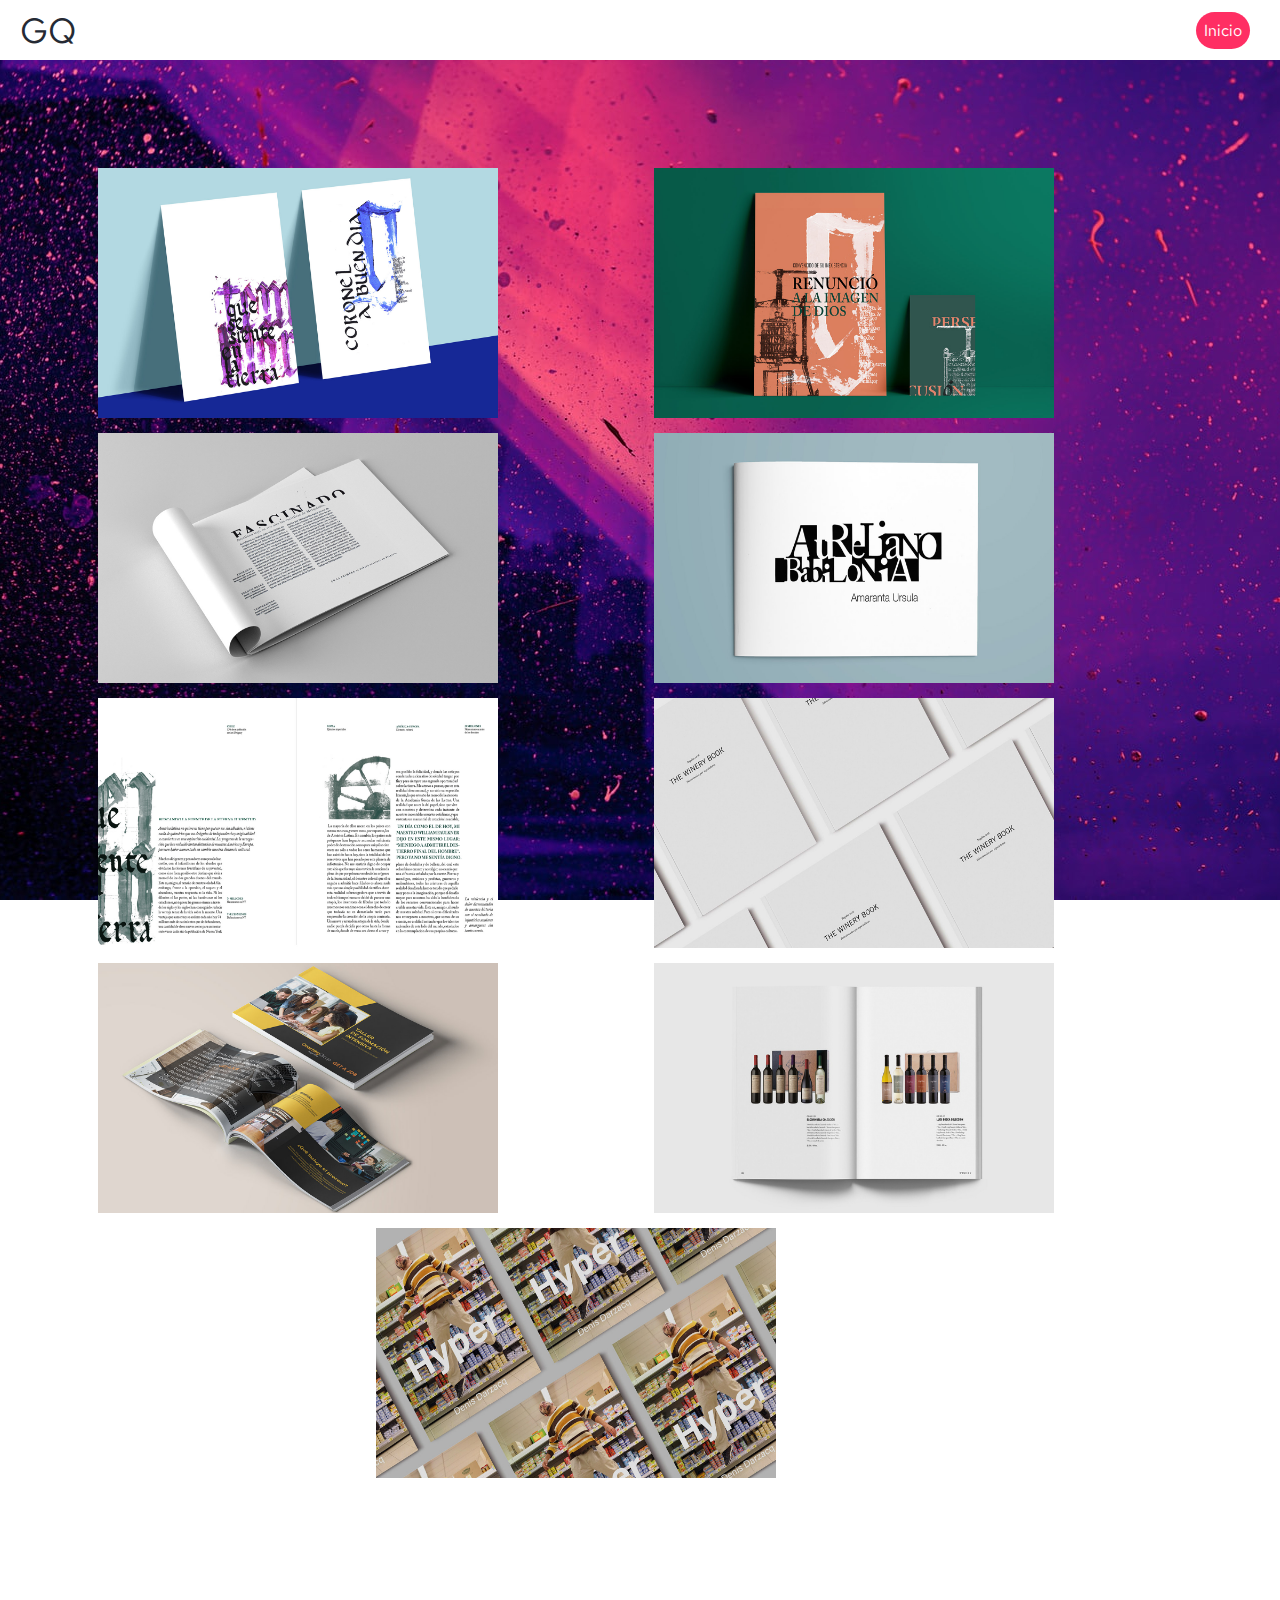
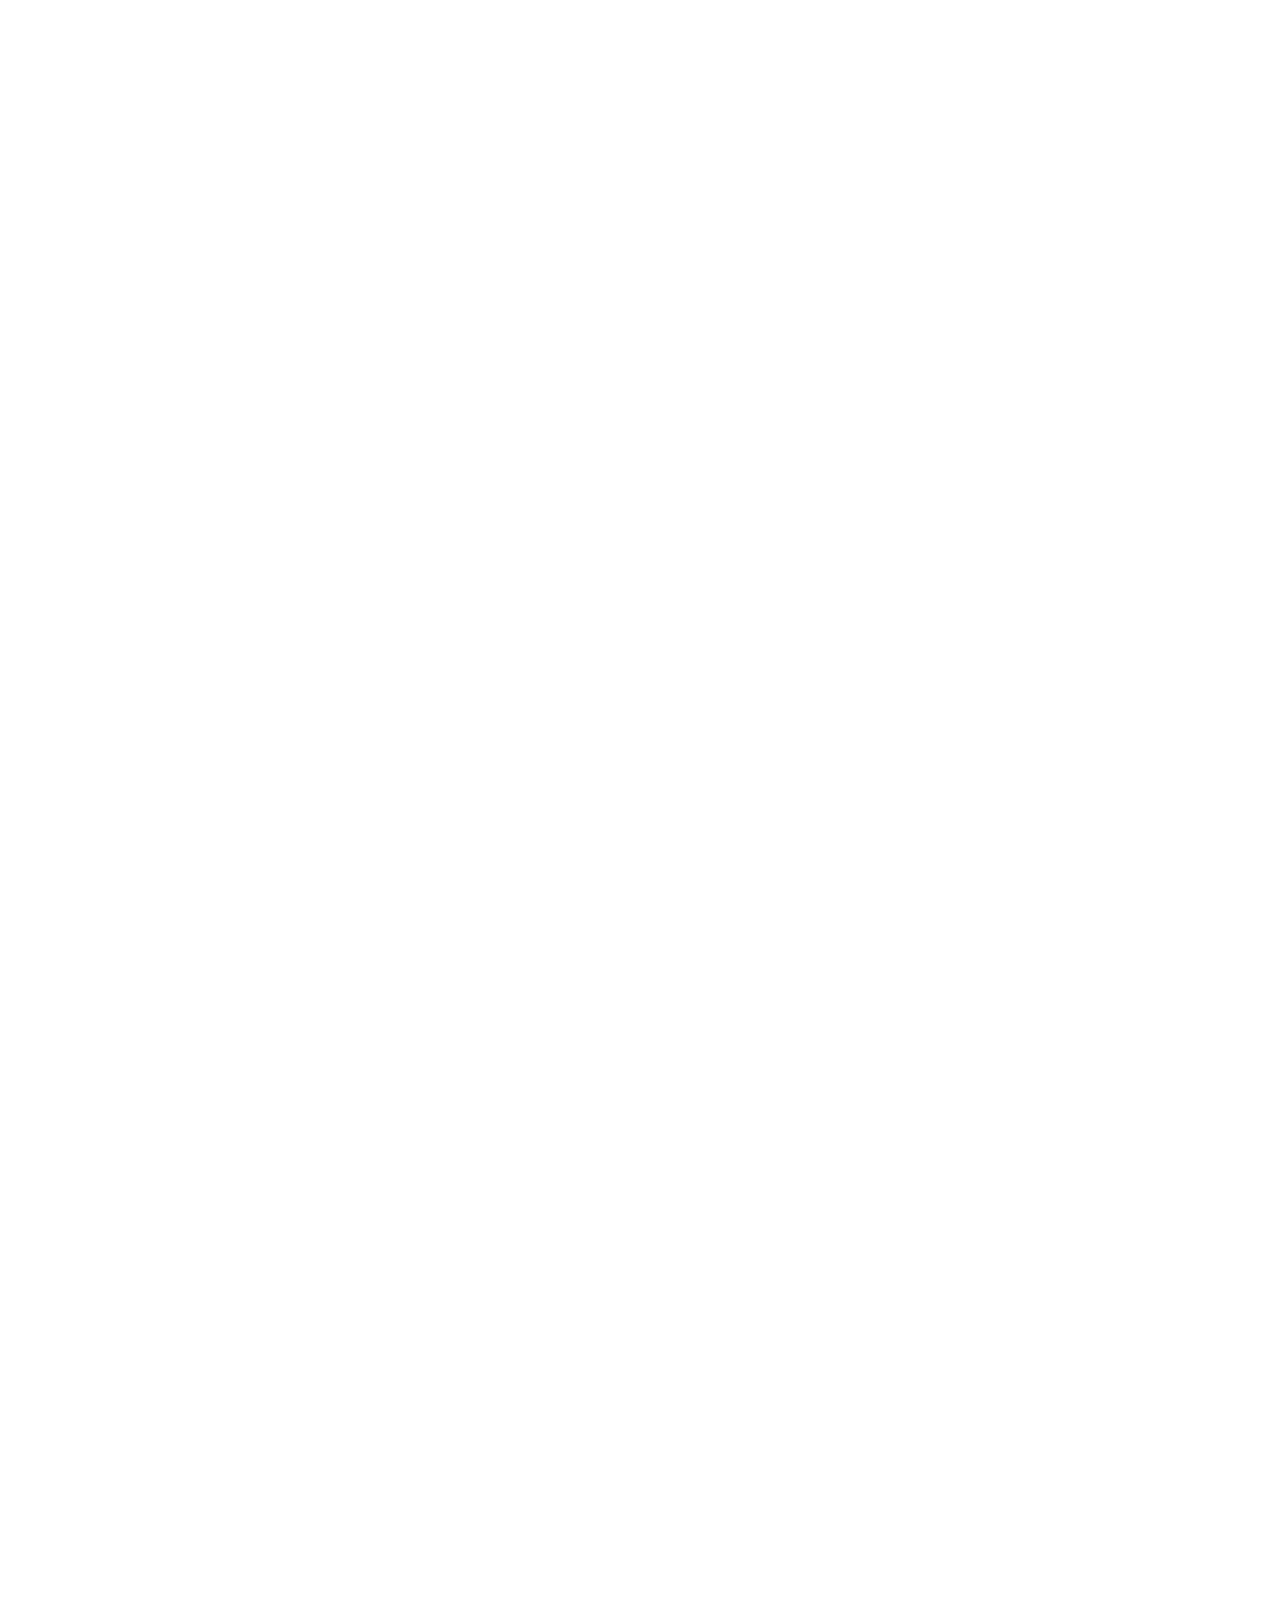
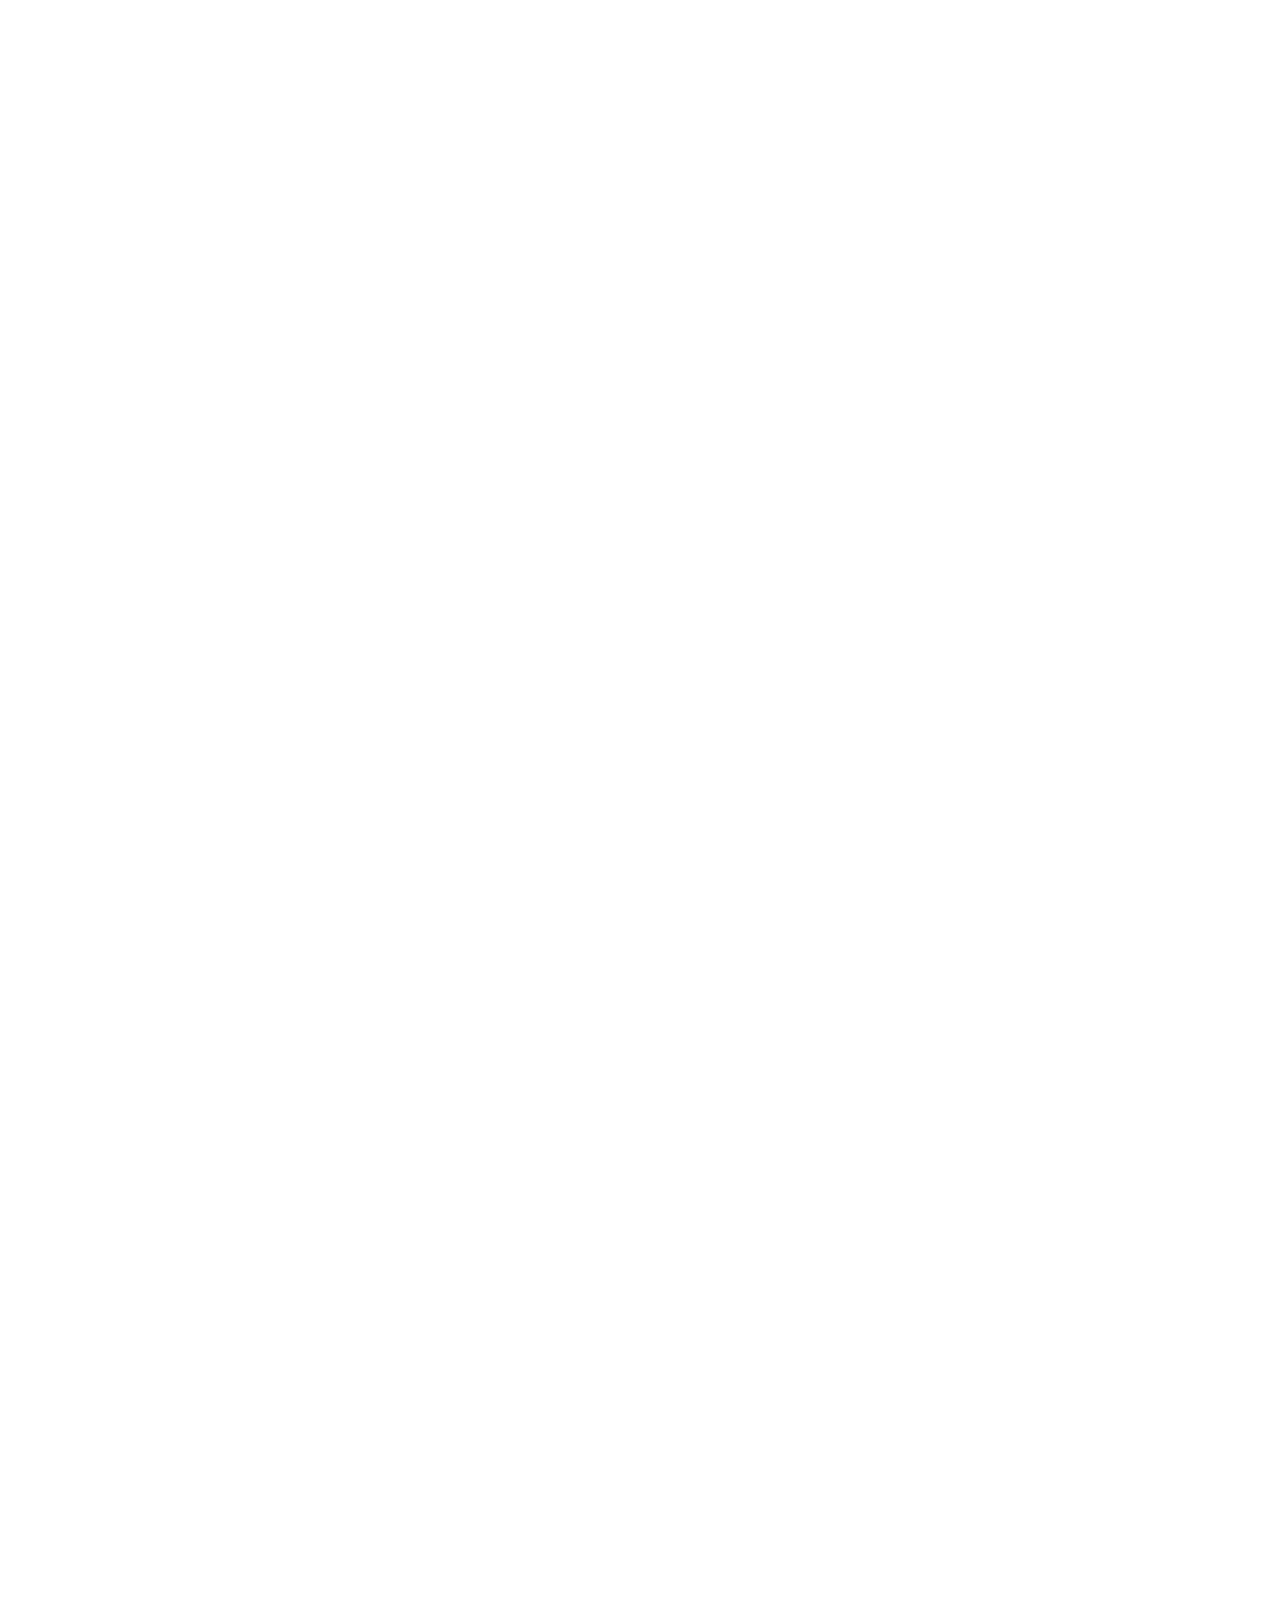
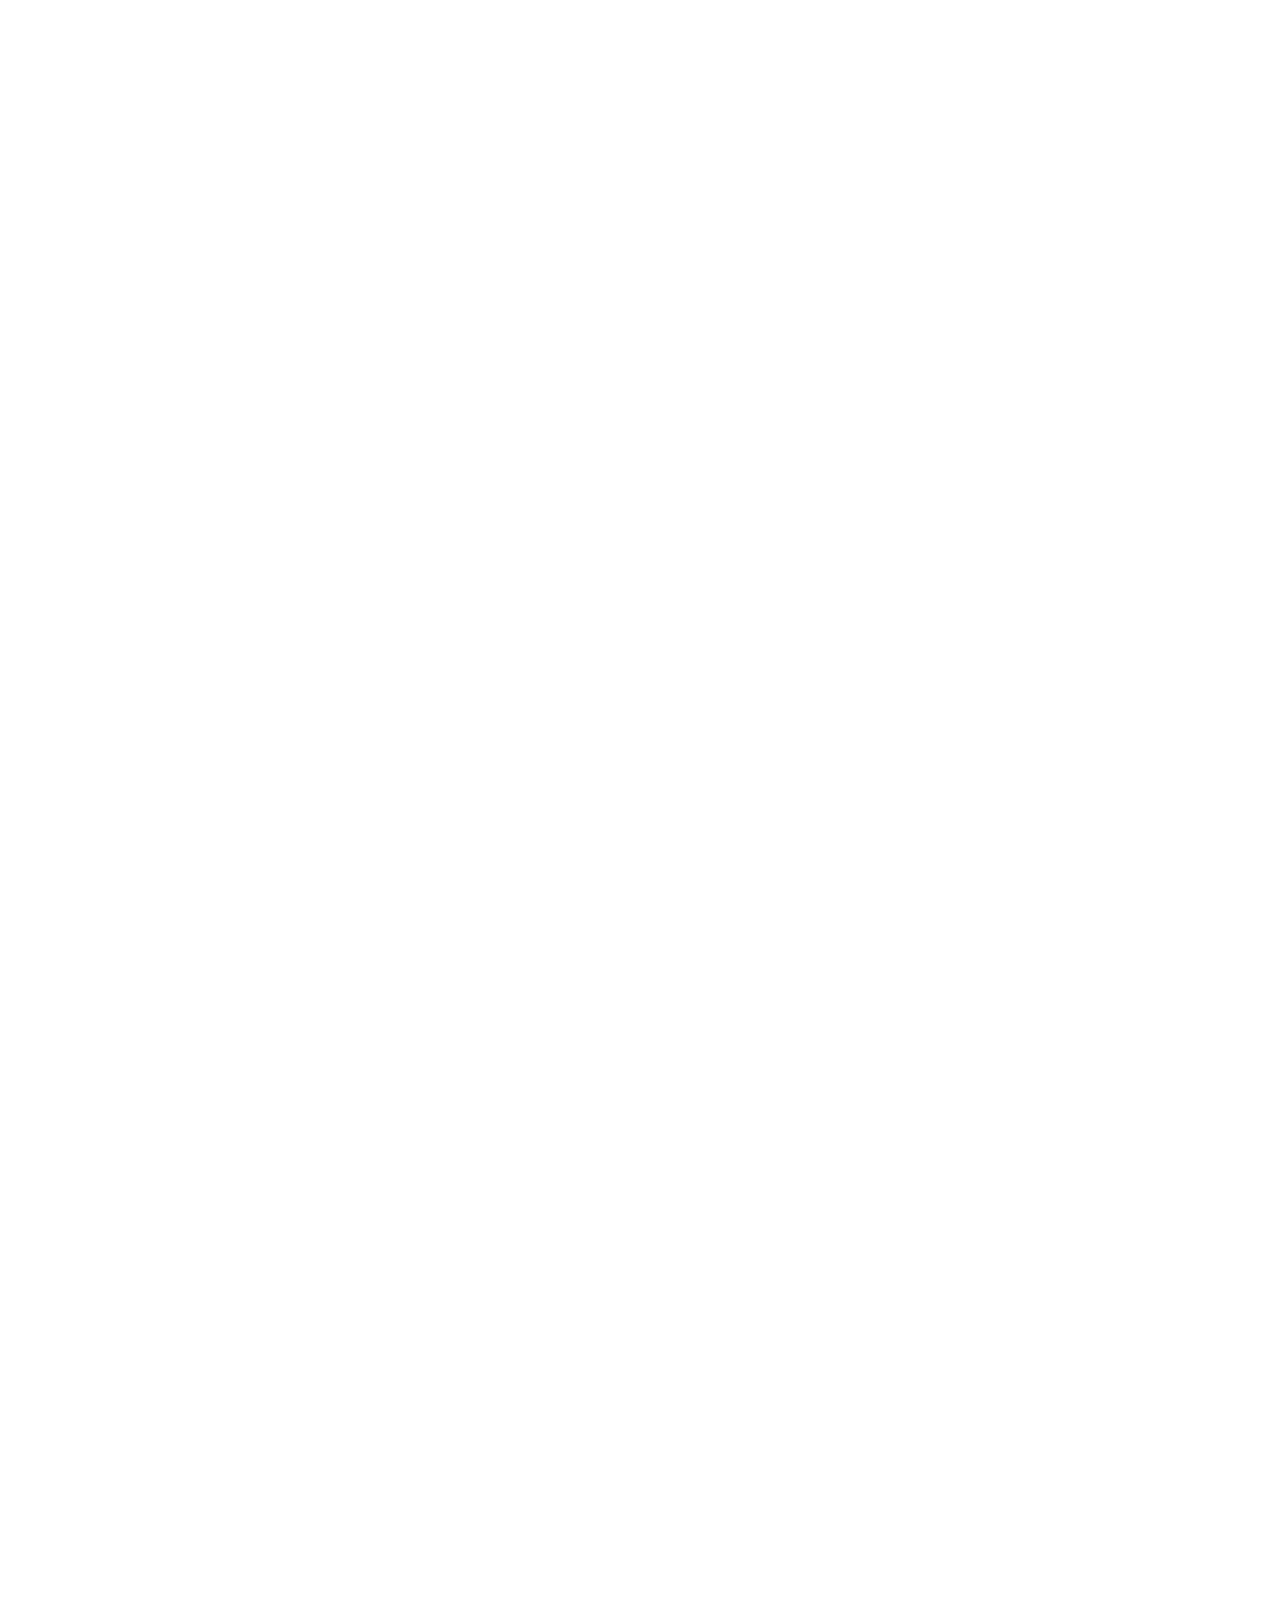
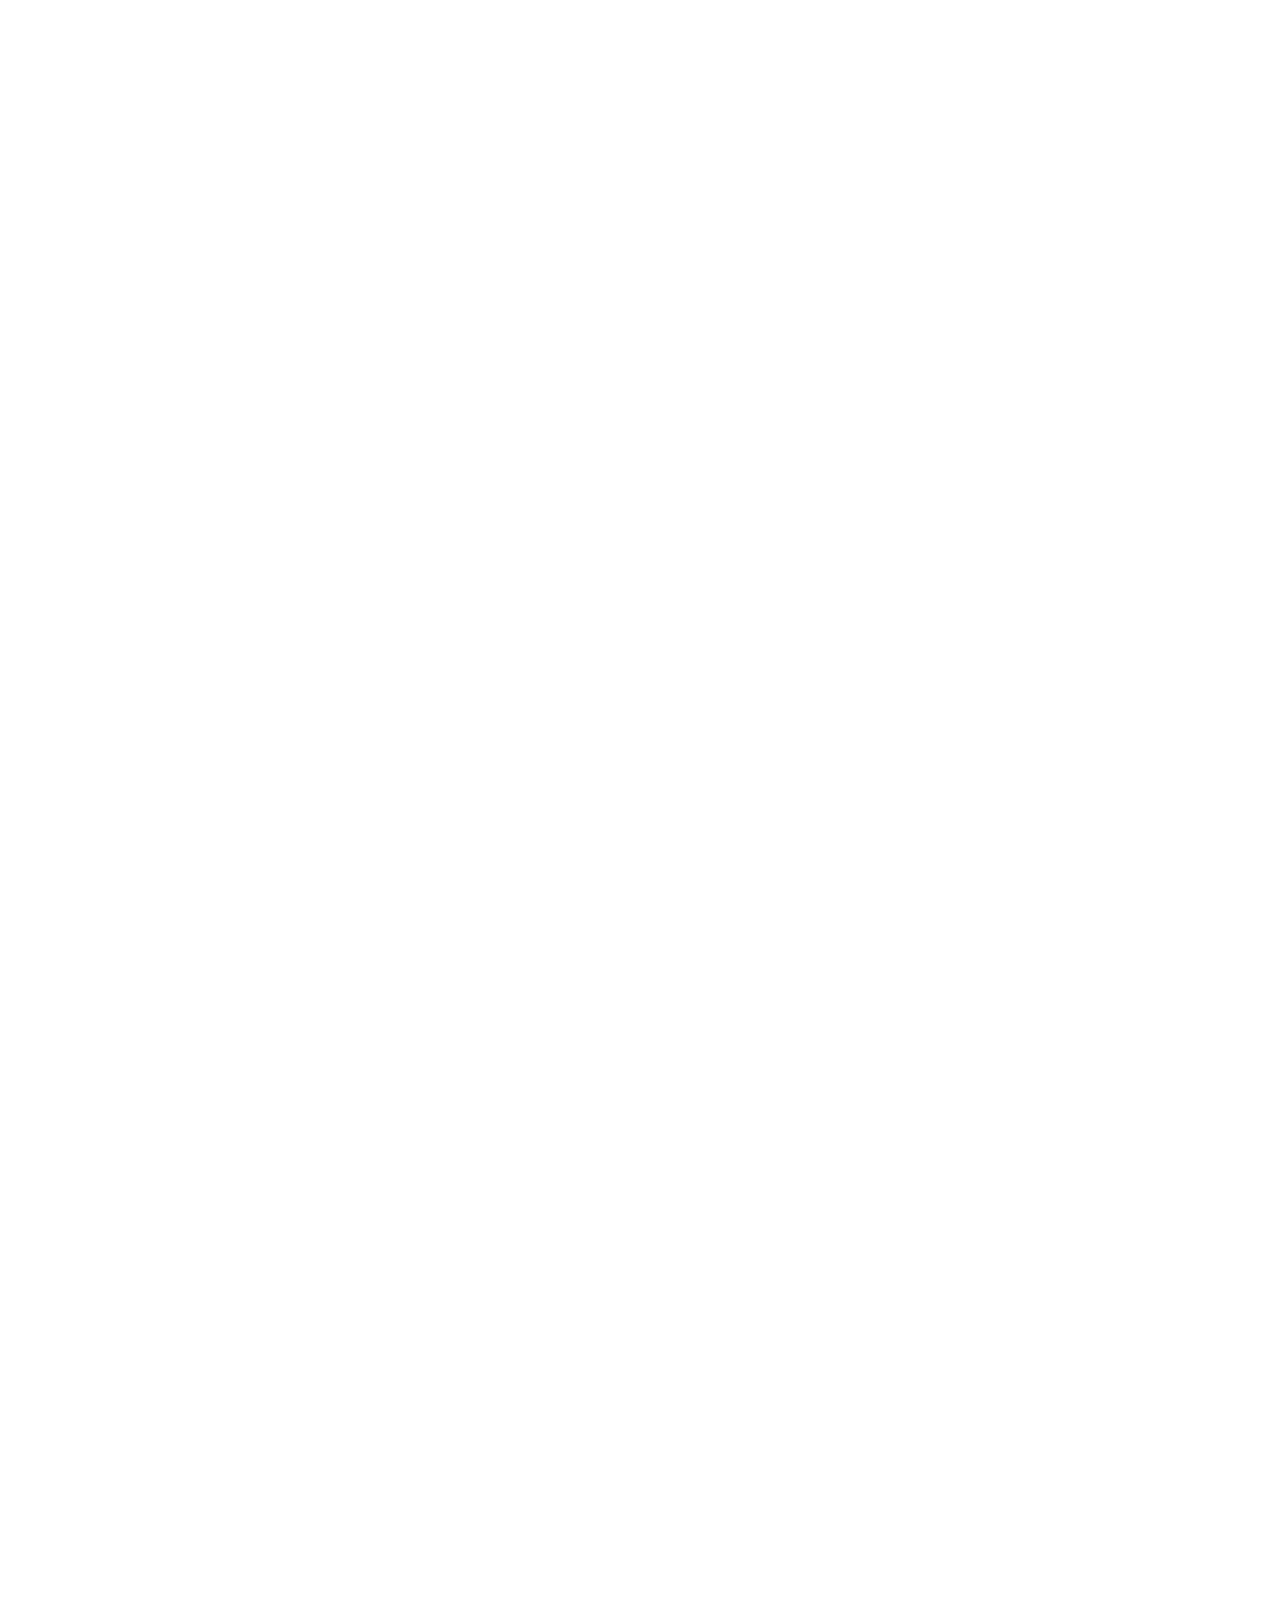
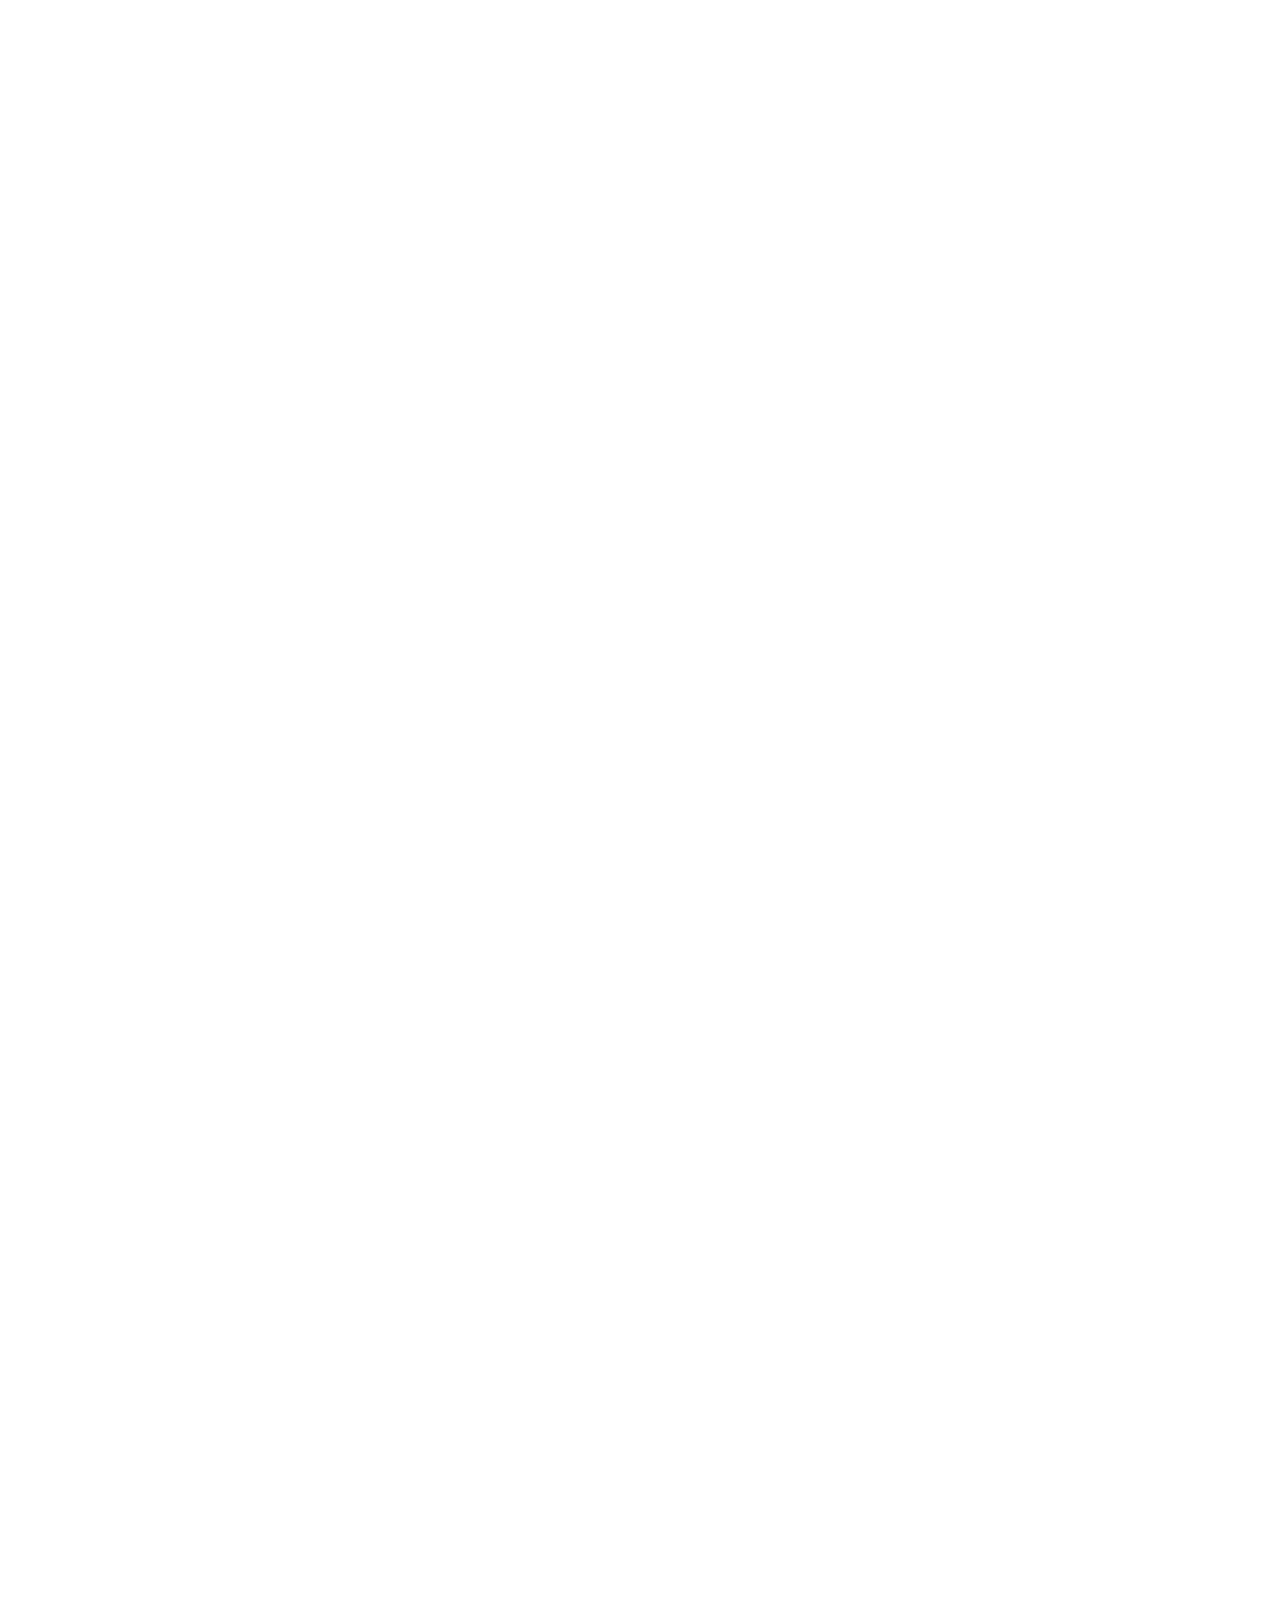
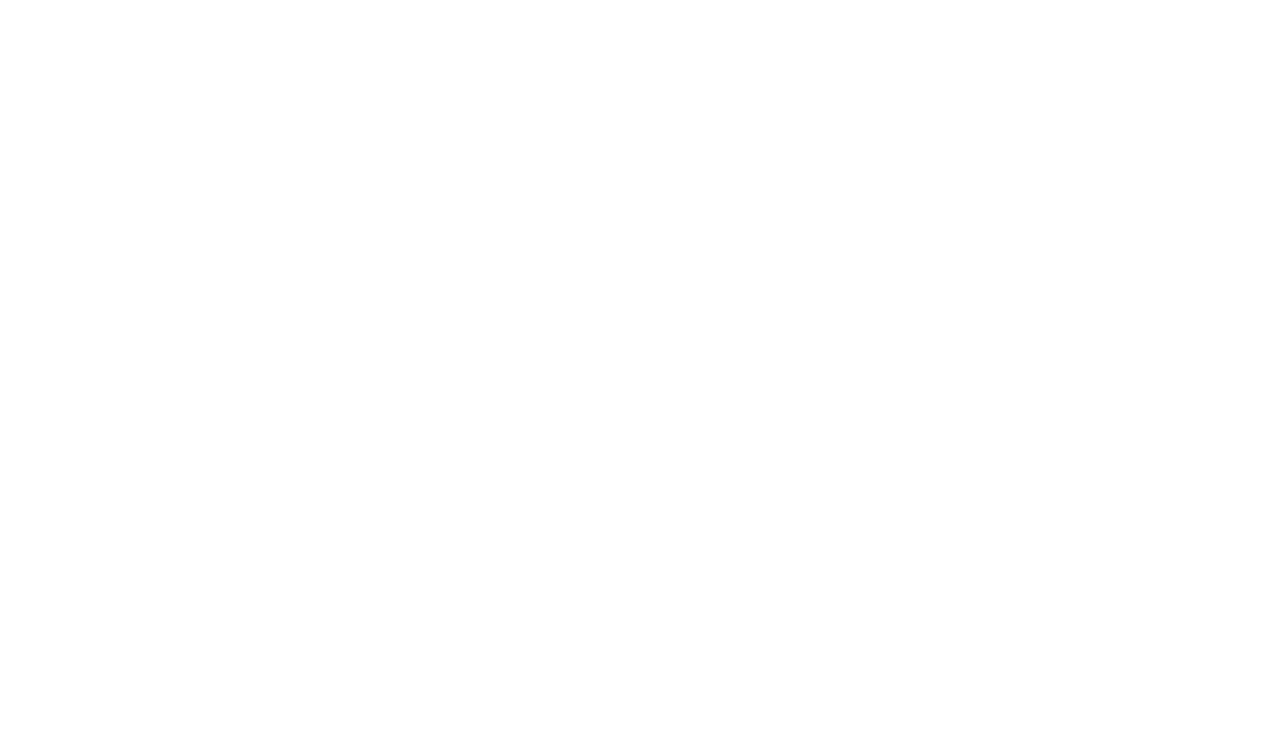
<file: galeria.html>
<!doctype html>
<html>
<head>
<meta charset="utf-8">
<title>GALERIA</title>
	
	<link href="https://fonts.googleapis.com/css?family=Red+Hat+Text:400,500,700&display=swap" rel="stylesheet">
	<link href="css/styles.css" rel="stylesheet" type="text/css">
</head>

<body class="bodygaleria">
	
	<header id="header">
    <nav class="menu">
     <div class="logo-box">
       <h1><a href="#">GQ</a></h1>
       <span class="btn-menu"><i class="fas fa-bars"></i></span>
     </div>
     
     <div class="list-container">
        <ul class="lists">
            <li><a href="index.html" class="active">Inicio</a></li>
            
        </ul>
     </div>
    </nav>
	
	<h1 class="titulo"><a href="">Mis proyectos</a></h1>
	<div class="galeria">
	<li><a href="#img1"><img src="img/misproyectos/theme-1.png" alt=""></a></li>
	<li><a href="#img2"><img src="img/misproyectos/theme-2.png" alt=""></a></li>
	<li><a href="#img3"><img src="img/misproyectos/theme-3.png" alt=""></a></li>
	<li><a href="#img4"><img src="img/misproyectos/theme-4.png" alt=""></a></li>	
	<li><a href="#img5"><img src="img/misproyectos/theme-5.png" alt=""></a></li>
	<li><a href="#img6"><img src="img/misproyectos/theme-6.png" alt=""></a></li>
	<li><a href="#img7"><img src="img/misproyectos/theme-7.png" alt=""></a></li>	
	<li><a href="#img8"><img src="img/misproyectos/theme-8.png" alt=""></a></li>
	<li><a href="#img9"><img src="img/misproyectos/theme-9.png" alt=""></a></li>	
	</div>
	
	<div class="modal"id="img1">
	<h3> Composición tipográfica 1</h3>	
		<div class="imagen">
		<a href="#img9"> < </a>
		<a href="#img2"><img src="img/misproyectos/theme-1.png" alt=""></a>
		<a href="#img2"> > </a>
		</div>
		<a href="" class="cerrar"> X </a>	
	</div>
		
		<div class="modal"id="img2">
	<h3> Composición tipográfica 2</h3>	
		<div class="imagen">
		<a href="#img1"> < </a>
		<a href="#img3"><img src="img/misproyectos/theme-2.png" alt=""></a>
		<a href="#img3"> > </a>
		</div>
		<a href="" class="cerrar"> X </a>	
	</div>
			
		<div class="modal"id="img3">
	<h3> Revista Aureliano </h3>	
		<div class="imagen">
		<a href="#img2"> < </a>
		<a href="#img4"><img src="img/misproyectos/theme-3.png" alt=""></a>
		<a href="#img4"> > </a>
		</div>
		<a href="" class="cerrar"> X </a>	
	</div>
				
		<div class="modal"id="img4">
	<h3> Revista Aureliano 2</h3>	
		<div class="imagen">
		<a href="#img3"> < </a>
		<a href="#img5"><img src="img/misproyectos/theme-4.png" alt=""></a>
		<a href="#img5"> > </a>
		</div>
		<a href="" class="cerrar"> X </a>	
	</div>
			
		<div class="modal"id="img5">
	<h3> Composición tipográfica 4</h3>	
		<div class="imagen">
		<a href="#img4"> < </a>
		<a href="#img6"><img src="img/misproyectos/theme-5.png" alt=""></a>
		<a href="#img6"> > </a>
		</div>
		<a href="" class="cerrar"> X </a>	
	</div>
			
	<div class="modal"id="img6">
	<h3>The Winery Book</h3>	
		<div class="imagen">
		<a href="#img5"> < </a>
		<a href="#img7"><img src="img/misproyectos/theme-6.png" alt=""></a>
		<a href="#img7"> > </a>
		</div>
		<a href="" class="cerrar"> X </a>	
	</div>
		
	<div class="modal"id="img7">
	<h3> Get a job!</h3>	
		<div class="imagen">
		<a href="#img6"> < </a>
		<a href="#img8"><img src="img/misproyectos/theme-7.png" alt=""></a>
		<a href="#img8"> > </a>
		</div>
		<a href="" class="cerrar"> X </a>	
	</div>
	
	<div class="modal"id="img8">
	<h3> Winery book 2</h3>	
		<div class="imagen">
		<a href="#img7"> < </a>
		<a href="#img9"><img src="img/misproyectos/theme-8.png" alt=""></a>
		<a href="#img9"> > </a>
		</div>
		<a href="" class="cerrar"> X </a>	
	</div>
		
	<div class="modal"id="img9">
	<h3> Revista Hype </h3>	
		<div class="imagen">
		<a href="#img8"> < </a>
		<a href="#img1"><img src="img/misproyectos/theme-9.png" alt=""></a>
		<a href="#img1"> > </a>
		</div>
		<a href="" class="cerrar"> X </a>	
	</div>
</body>
</html>
</file>
<file: css/styles.css>
:root{
   --red:#ff2e63;
   --black:#252a34;
   --blue:#08d9d6;
   --white:#eaeaea;
   --title:35px;
   --text:19px;
}

*{
    margin:0;
    padding: 0;
    box-sizing: border-box;
}
body{
    background: #ffff;
    overflow-x: hidden;
    font-family: 'Red Hat Text', sans-serif;
}
.go-top{
    position: fixed;
    bottom: 100px;
    right: -100%;
    width: 50px;
    height: 50px;
    background: #fff;
    border:2px solid var(--red);
    display: flex;
    justify-content: center;
    align-items: center;
    cursor: pointer;
    z-index: 1000;
    transition: 0.5s;
}
.go-top:hover{
    background: var(--red);
    color:#fff;
    border: 2px solid var(--white);
}
.go-top:hover span{color:var(--white);}

.go-top > span{
   font-size: 30px;
   color: var(--black);
}


/** Skew **/
.skew-abajo{
    position: absolute;
	bottom: 0;
	left: 0;
	border-width: 0 0 10vh 100vw;
	border-style: solid;
	border-color: transparent transparent #fff transparent;
}
.skew-arriba{
    position: absolute;
	top: 0;
	left: 0;
	border-width: 10vh 100vw 0 0;
	border-style: solid;
	border-color: #fff transparent transparent transparent;
	z-index: 10;
}

/** Navegation Menu **/
#header{
    position: relative;
    width: 100%;
}
.menu{
    position: fixed;
    top:0;
    left: 0;
    width: 100%;
    height: 60px;
    background: #fff;;

    display: flex;
    justify-content: space-between;
    align-items: center;
    z-index: 9999;
}
.menu .logo-box{margin-left: 20px;}
.menu .logo-box h1 a{
    text-decoration: none;
    font-size: var(--title);
    font-weight: 400;
    color:var(--black);
}
.menu .list-container{margin-right: 20px;}
.menu .list-container ul{display: flex;}
.menu .list-container ul li{list-style: none;}
.menu .list-container ul li a{
    text-decoration: none;
    margin: 0px 10px;
    padding:8px;
    color: var(--black);
    border-radius: 24px;
    transition: 0.3s;
    font-size: 16px;
}
.menu .list-container ul li a.active{
    background: var(--red);
    color:#fff;
}
.menu .list-container ul li a:hover{
    background: var(--red);
    color:#fff;
}

.btn-menu > .fa-bars{
    display: none;
}

@media only screen and (max-width:900px){
    .btn-menu > .fa-bars{
        display: block;
        position:absolute;
        right: 30px;
        top: 20px;
        font-size: 28px;
        color: var(--black);
        transition: 0.5s;
        cursor: pointer;
    }
    .btn-menu > .fa-times{color: var(--red);}
    .btn-menu > .fa-bars:hover{color:var(--red);}
    .menu .logo-box{margin-left: 30px;}
    .menu .list-container{
        position: fixed;
        top:60px;
        left:-100%;
        background:#fff;
        width: 100%;
        height: calc(100vh - 60px);
    }
    .menu .list-container .lists{
        width: 100%;
        height: 100%;
        display: flex;
        justify-content: center;
        align-items: center;
        flex-direction: column;
        border-top:4px solid var(--red);
    }
    .menu .list-container ul li{
        width: 90%;
        border-bottom: 2px solid var(--black);
        display: flex;
        justify-content: center;
    }
    .menu .list-container ul li a{
        font-size: 20px;
        text-align: center;
        padding:12px 0px;
    }
    .menu .list-container ul li a.active{
        background: none;
        color:var(--red);
    }
    .menu .list-container ul li a:hover{
        background: none;
        color:var(--red);
    }
}

/** Navegation Menu **/

/** IMG Header **/
.img-header{
    position: relative;
    width: 100%;
    height: 100vh;
    background:url(../img/header.jpg);
    background-attachment: fixed;
    background-position: center;
    background-size: cover;
}
.img-header .welcome{
    position: absolute;
    top: 0;
    left: 0;
    width: 100%;
    height: 100%;
    background: rgba(0,0,0,0.6);

    display: flex;
    justify-content: center;
    align-items: center;
    flex-direction: column;
}
.img-header .welcome h1{
    font-size: 50px;
    color:#fff;
    font-weight: 200;
}
.img-header .welcome hr{
    width: 400px;
    height: 2px;
    background: #fff;
    border: none;
    margin-top: 5px;
}
.img-header .welcome p{
    font-size: 20px;
    color: #fff;
    margin-top: 20px;
}
.img-header .welcome > button{
    width: 170px;
    height: 40px;
    background: var(--red);
    border-radius: 24px;
    border:none;
    outline: none;
    font-size: 22px;
    color: #fff;
    text-align: center;
    margin-top: 20px;
    cursor: pointer;
    transition: 0.5s;
}
.img-header .welcome > button:hover{
    background:var(--blue);
}

/* estilos de la galeria*/

.bodygaleria { 
  position: relative;
  width: 100%;
  height: 100vh;
  background:url(../img/header.jpg);
  background-attachment: fixed;
  background-position: center;
  background-size: cover;
  overflow-x: hidden;
  font-family: 'Red Hat Text', sans-serif;
  margin: 0;
}

.titulo{
	color: white;
	text-align: center;
	text-decoration: none;
}

.galeria {
	width: 90%;
	margin: 100px 0;
	list-style: none;
	padding: 20px;
	box-sizing: border-box;
	display: flex;
	flex-wrap: wrap;
	justify-content: space-around;
	
}

.galeria li {
margin: 5px;	
}


.galeria img {
	width: 400px;
	height: 250px;
}

/* estilos de la modal*/

.modal {
	visibility: hidden;	
}


.modal:target {
	visibility:  visible;
	opacity: 1;
	transition: all 0.5s;
	position: fixed;
	background: rgba(0,0,0,0.8);
	top: 65px;
	left: 0;
	width: 100%;
	height: 100%;
	flex-shrink: 2;
}

.modal h3{
	color: white;
	font-size: 30px;
	text-align: center;
	margin: 15px 0;
	
}

.imagen {
	width: 100%;
	height: 50%;
	
	display: flex;
	justify-content: center;
	align-items: center;
}

.imagen a {
	color: white;
	font-size: 40px;
	text-decoration: none;
	margin: 0 10px;
}

.imagen a:nth-child(2) {
	margin: 0;
	height:100%;
	flex-shrink: 2;
}


.imagen img {
	widht: 500px;
	height: 100%;
	max-widht: 100%;
	border: 1px;
	box-sizing: border-box;
}

.cerrar {
	display: flex;
	justify-content: center;
	diplay: block;
	background: #ffff;
    color:var(--red);
	width: 25px;
	height: 25px;
	margin: 15px auto;
	text-decoration: none;
	font-size: 25px;
	border-radius: 50%;
	line-height: 25px;
}


@media only screen and (max-width:773px ){
    .img-header .welcome h1{font-size: 40px;}
    .img-header .welcome > button{width: 130px; font-size: 20px;}
}
@media only screen and (max-width:590px){
    .img-header .welcome h1{font-size: 30px;}
    .img-header .welcome hr{width: 100px;}
    .img-header .welcome p{font-size: 17px;}
    .img-header .welcome > button{width: 100px; font-size: 17px;}
}

/** Acerca de Nosotros **/
.acerca-de{
    width: 100%;
    margin-top: 120px;
}
.acerca-de .info-container{
    width: 80%;
    margin:auto;
    display: flex;
    justify-content: center;
    flex-direction: column;
}
.acerca-de .info-container h1{
    font-size: 50px;
    font-weight: 400;
    color: var(--black);
    text-align: center;
    margin-bottom: 20px;
}
.acerca-de .info-container p{
    text-align: center;
    font-size: 17px;
    color: var(--black);
    line-height: 35px;
    margin:10px 0px;
}
.acerca-de .info-container .about-gallery{
    width: 100%;
    display: flex;
    justify-content: center;
    margin: 50px 0px;
}
.acerca-de .info-container .about-gallery img{
    width: calc(33.333% - 10px);
    height: 300px;
    margin: 10px 10px;
    object-fit: cover;
    border-radius: 10px;
    cursor: pointer;
}
.acerca-de .info-container .about-more{
    width: 100%;
    display: flex;
    justify-content: center;
}
.acerca-de .info-container .about-more a{
    width: 120px;
    height: 40px;
    text-align: center;
    line-height: 40px;
    font-size: 20px;
    background: var(--red);
    border: none;
    outline: none;
    border-radius: 20px;
    color: #fff;
    cursor: pointer;
    transition: 0.5s;
}
.acerca-de .info-container .about-more button:hover{background: var(--blue);}

@media only screen and (max-width:773px){
    .acerca-de .info-container .about-gallery{flex-direction: column;}
    .acerca-de .info-container .about-gallery img{width: 100%;}
}
@media only screen and (max-width:590px){
    .acerca-de .info-container h1{font-size: 30px;}
    .acerca-de .info-container p{font-size: 15px;}
}

/** Nuestros proyectos **/
.our-projects{
    position: relative;
    width: 100%;
    height: 100%; 
    background: url(../img/img-2.jpg);
    background-attachment:fixed;
    background-position: center;
    background-size: cover;
    margin-top: 100px;
}
.our-projects .deg-background{
    position:absolute;
    top: 0;
    left: 0;
    width: 100%;
    height: 100%;
    background:rgba(0,0,0,0.8);
}
.our-projects .ejeZproject{
    position: relative;
    width: 100%;
    height: 100%;
}
.our-projects .container-project{
    width: 90%;
    margin:auto;
    padding-top: 100px;
}
.our-projects .container-project .project-title{
    border:2px solid #fff;
    padding:10px;
    text-align: center;
    width: 50%;
    margin: auto;
}
.our-projects .container-project .project-title h2{
    font-size: 40px;
    color: #fff;
    font-weight: normal;
}
.our-projects .container-project .project-title hr{
   background:#fff;
   width: 50%;
   height: 3px;
   margin: 10px auto;
}
.our-projects .container-project .project-img a {
    width: 100%;
    display: flex;
    justify-content: center;
    flex-wrap: wrap;
    margin-top: 80px;
    padding-bottom: 100px;
}
.our-projects .container-project .project-img  img{
  width: calc(30% - 10px);
  margin:10px;
  object-fit: cover;
  border-radius: 10px;
  cursor: pointer;
}
@media only screen and (max-width:773px){
    .our-projects .container-project .project-img img{width: 80%; margin-bottom: 30px;}
}
@media only screen and (max-width:446px){
    .our-projects .container-project .project-title h2{font-size: 30px;}
}

/** Testimonios **/
.testimonios{
    width: 100%;
    margin-top: 120px;
}
.testimonios .testimonios-title{
    width: 50%;
    margin:auto;
    text-align: center;
}
.testimonios .testimonios-title h2{
    font-size: 50px;
    font-weight: normal;
    color: var(--black);
    margin-bottom: 10px;
}
.testimonios .testimonios-title hr{
    width: 60%;
    height: 2px;
    margin:auto;
    background: var(--black);
}
.testimonios .box-testimonio{
    width: 90%;
    margin: 80px auto;
    display: flex;
    justify-content: center;
    flex-wrap: wrap;
}
.testimonios .box-testimonio .card-testimonio{
    width: 45%;
    margin: 20px;
}
.testimonios .box-testimonio .card-testimonio .card-img{
    display: flex;
    justify-content: center;
    margin-bottom: 30px;
}
.testimonios .box-testimonio .card-testimonio .card-img img{
    width: 150px;
    height: 150px;
    border-radius: 50%;
    object-fit: cover;
    cursor: pointer;
}
.testimonios .box-testimonio .card-testimonio .testimonio-text{
    border: 2px solid var(--red);
    padding:20px;
    border-radius: 20px;
    transition: 0.1s;
    cursor: pointer;
}
.testimonios .box-testimonio .card-testimonio .testimonio-text h4{
    font-size: 30px;
    font-weight: 400;
    color: var(--red);
    text-align: center;
    margin-bottom: 10px;
    transition: 0.1s;
}
.testimonios .box-testimonio .card-testimonio .testimonio-text p{
    font-size: 20px;
    text-align: center;
    line-height: 40px;
    color: var(--black);
}
.testimonios .box-testimonio .card-testimonio .testimonio-text:hover{
    border: 2px solid var(--blue);
}
.testimonios .box-testimonio .card-testimonio .testimonio-text:hover h4{
    color: var(--blue);
}

@media only screen and (max-width:890px){
    .testimonios .box-testimonio .card-testimonio .card-img img{width: 200px; height: 200px;}
    .testimonios .box-testimonio .card-testimonio{width: 100%;}
    .testimonios .box-testimonio .card-testimonio .testimonio-text h4{font-size: 25px;}
    .testimonios .box-testimonio .card-testimonio .testimonio-text p{font-size: 17px; line-height: 35px;}
}

/** Footer **/
.footer{
    position: relative;
    width: 100%;
    height: 100%;
    background: url(../img/footer.jpg);
    background-attachment: fixed;
    background-position: center;
    background-size: cover;
}
.footer .deg-footer{
    position: absolute;
    top: 0;
    left: 0;
    width: 100%;
    height: 100%;
    background: rgba(0,0,0,0.6);
}
.footer .ejeZfooter{
    position: relative;
    width: 100%;
    height: 100%;
}
.footer .footer-content{
    padding-top: 100px;
    width: 90%;
    margin: auto;
    padding-bottom: 100px;
}
.footer .footer-content .footer-title{
    width: 50%;
    margin: auto;
    border:2px solid #fff;
    padding:15px;
}
.footer .footer-content .footer-title h2{
    font-size: 35px;
    font-weight: 400;
    color: #fff;
    text-align: center;
    margin-bottom: 5px;
}
.footer .footer-content .footer-title hr{
    background: #fff;
    height: 2px;
    width: 80%;
    margin:auto;
}
.footer .formulario-content{
    width: 60%;
    margin: 50px auto;
    background: #fff;
    padding:30px;
    border-radius: 50px;
    border: 1.5px solid var(--red);
}
.footer .formulario-content #formulario{
    display: flex;
    justify-content: center;
    flex-direction: column;
}
.footer .formulario-content #formulario label{
    font-size: 20px;
    text-align: center;
    color: var(--black);
    margin: 30px 0px 10px 0px;
}
.footer .formulario-content #formulario input{
    width: 90%;
    height: 40px;
    margin:auto;
    border-radius: 24px;
    outline: none;
    border:1.5px solid var(--red);
    text-align: center;
    font-size: 18px;
    color: var(--black);
}
.footer .formulario-content #formulario textarea{
    width: 90%;
    height: 200px;
    margin:auto;
    padding: 20px;
    border-radius: 24px;
    outline: none;
    border:1.5px solid var(--red);
    font-size: 15px;
    color: var(--black);
}
.footer .formulario-content #formulario .send{
    margin: 30px;
    display: flex;
    justify-content: center;
}
.footer .formulario-content #formulario button{
    width: 120px;
    height: 40px;
    text-align: center;
    line-height: 40px;
    font-size: 20px;
    background: var(--red);
    border: none;
    outline: none;
    border-radius: 20px;
    color: #fff;
    cursor: pointer;
    transition: 0.5s;
}
.footer .formulario-content #formulario button:hover{
    background: var(--blue);
}
.footer .formulario-content #formulario .mensaje-form{
    width: 100%;
    margin:auto;
    padding:20px;
}
.footer .formulario-content #formulario .mensaje-form p{
    font-size:19px;
    color: var(--black);
    line-height: 35px;
}
.footer .footer-text{
    position:absolute;
    bottom: 0;
    left: 0;
    width: 100%;
    height: 70px;
    background:rgba(0,0,0,0.8);
    display: flex;
    justify-content: center;
    align-items: center;
    border-top: 2px solid #fff;
}
.footer .footer-text p{
    font-size: 20px;
    text-align: center;
    color: #fff;
}

@media only screen and (max-width:900px){
    .footer .formulario-content{width: 85%; padding:20px;}
    .footer .formulario-content #formulario input{width: 100%;}
    .footer .formulario-content #formulario textarea{width: 100%;}
}
@media only screen and (max-width:590px){
    .footer .formulario-content{width: 95%; padding:20px;}
    .footer .formulario-content #formulario label{font-size: 17px;}
    .footer .formulario-content #formulario input{width: 100%; font-size: 17px;}
    .footer .formulario-content #formulario textarea{width: 100%;}
    .footer .formulario-content #formulario .mensaje-form p{font-size: 17px;}
    .footer .footer-text{width: 100%; padding: 0px 30px;}
    .footer .footer-text p{font-size: 17px;}
}
</file>
